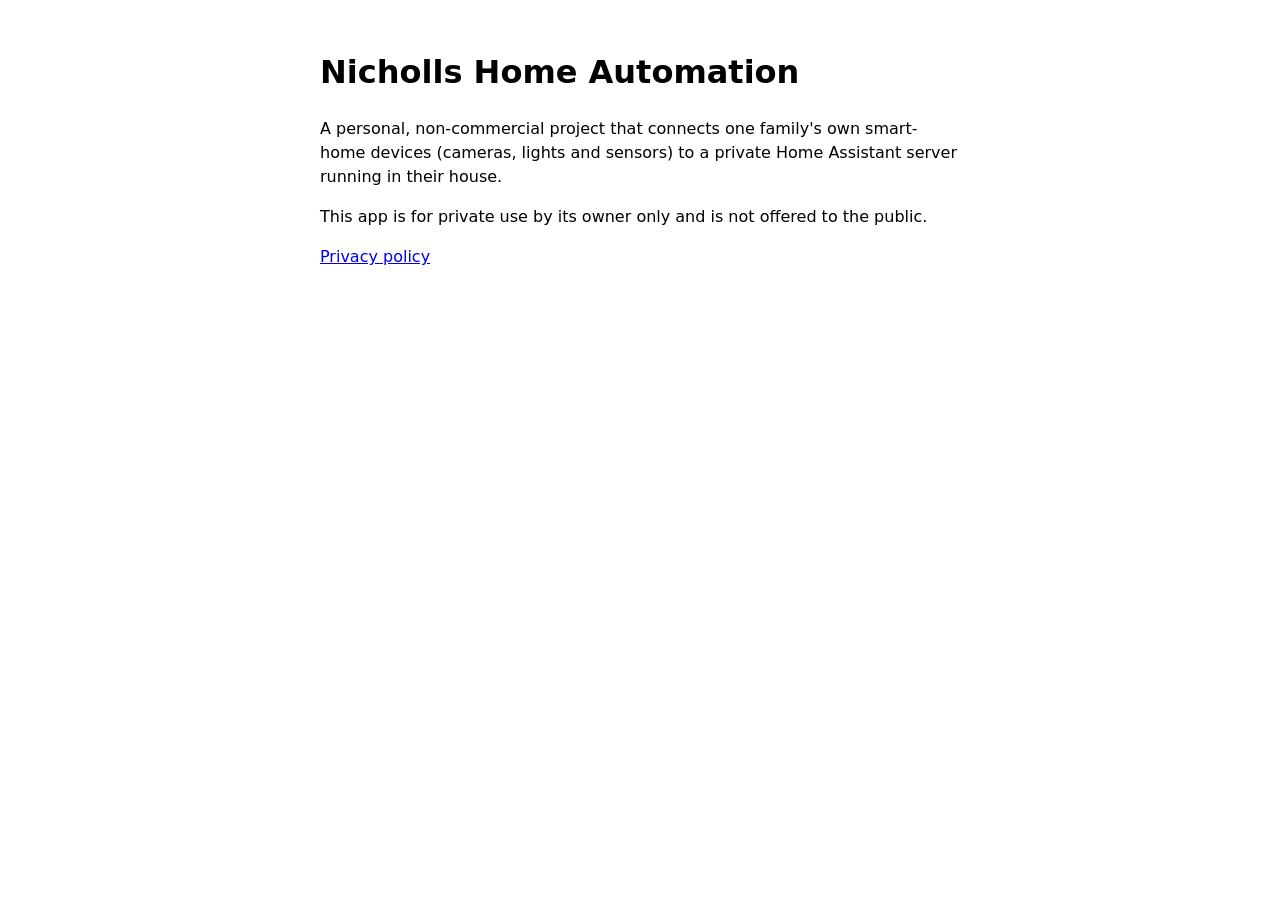
<file: index.html>
<!DOCTYPE html>
<html lang="en">
<head>
<meta charset="utf-8">
<meta name="viewport" content="width=device-width, initial-scale=1">
<title>Nicholls Home Automation</title>
<style>body{font-family:system-ui,sans-serif;max-width:40rem;margin:3rem auto;padding:0 1rem;line-height:1.5}</style>
</head>
<body>
<h1>Nicholls Home Automation</h1>
<p>A personal, non-commercial project that connects one family's own smart-home devices (cameras, lights and sensors) to a private Home Assistant server running in their house.</p>
<p>This app is for private use by its owner only and is not offered to the public.</p>
<p><a href="privacy.html">Privacy policy</a></p>
</body>
</html>
</file>
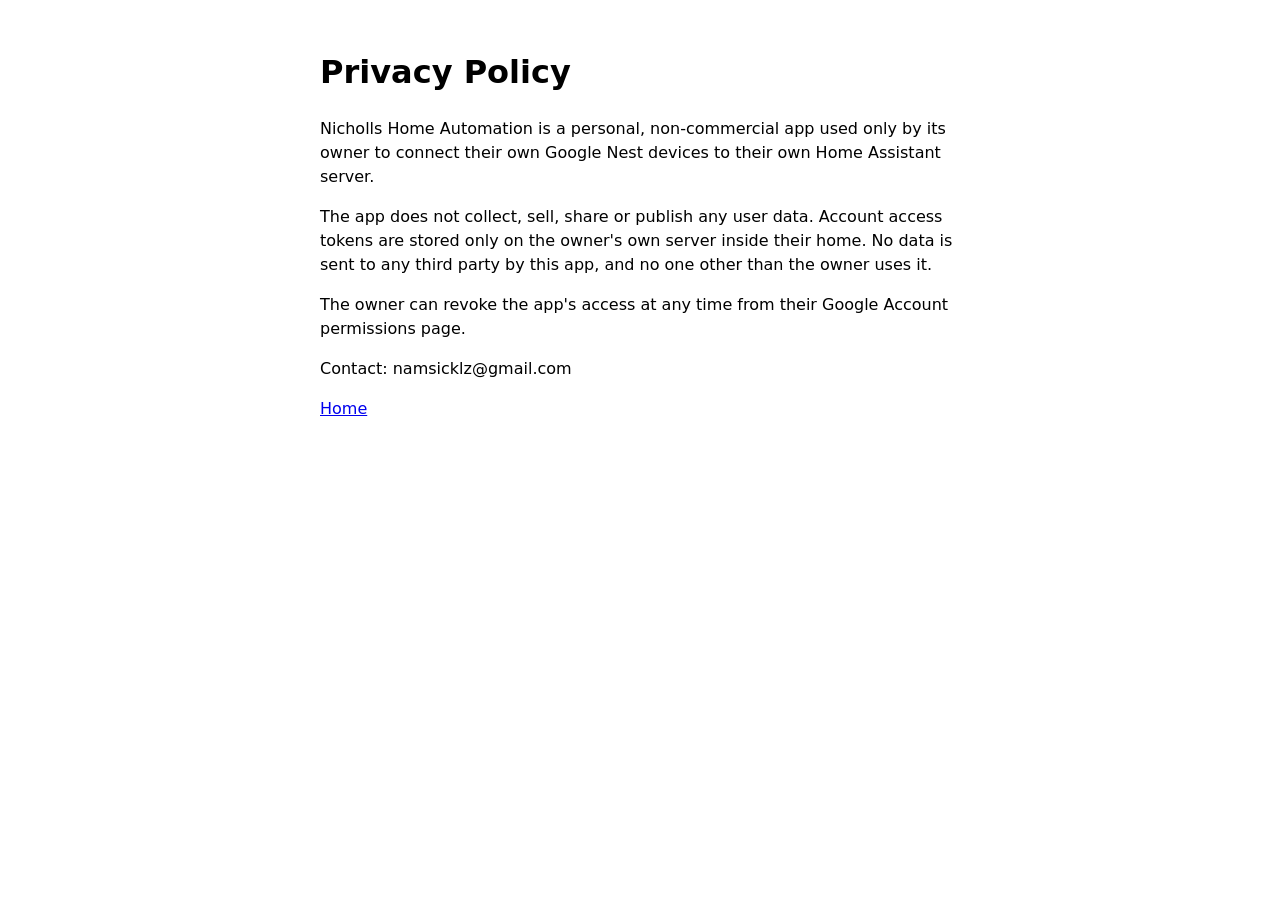
<file: privacy.html>
<!DOCTYPE html>
<html lang="en">
<head>
<meta charset="utf-8">
<meta name="viewport" content="width=device-width, initial-scale=1">
<title>Privacy Policy - Nicholls Home Automation</title>
<style>body{font-family:system-ui,sans-serif;max-width:40rem;margin:3rem auto;padding:0 1rem;line-height:1.5}</style>
</head>
<body>
<h1>Privacy Policy</h1>
<p>Nicholls Home Automation is a personal, non-commercial app used only by its owner to connect their own Google Nest devices to their own Home Assistant server.</p>
<p>The app does not collect, sell, share or publish any user data. Account access tokens are stored only on the owner's own server inside their home. No data is sent to any third party by this app, and no one other than the owner uses it.</p>
<p>The owner can revoke the app's access at any time from their Google Account permissions page.</p>
<p>Contact: namsicklz@gmail.com</p>
<p><a href="index.html">Home</a></p>
</body>
</html>
</file>
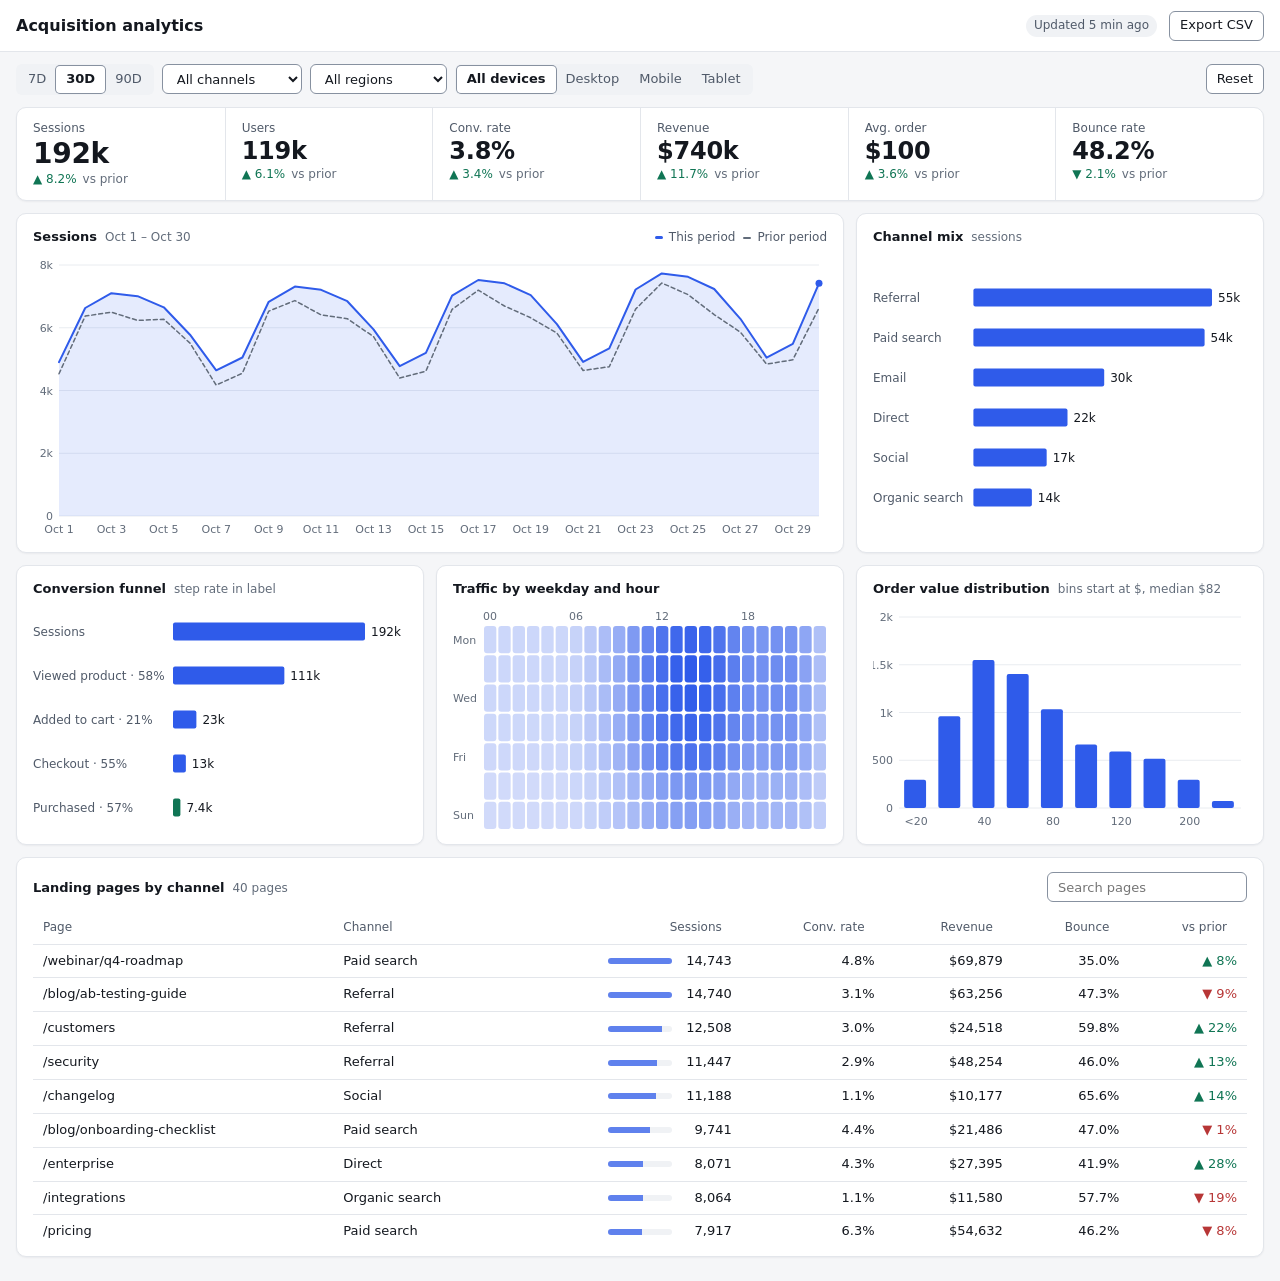
<file: .claude/skills/dashboard-design-master/assets/layout-examples/analytics.html>
<!doctype html>
<html lang="en">
<head>
<meta charset="utf-8">
<meta name="viewport" content="width=device-width,initial-scale=1">
<title>Acquisition analytics</title>
<link rel="stylesheet" href="../base.css">
<style>
  .toolbar-row{display:flex;flex-wrap:wrap;align-items:center;gap:8px}
  .toolbar-row .grow{margin-left:auto}
  .input{width:200px}
  .seg.devices button{padding:4px 10px}
  /* KPI strip: one card, dividers instead of six boxes */
  .strip{display:grid;grid-template-columns:repeat(6,minmax(0,1fr));padding:0}
  .strip .stat{padding:12px 16px;border-left:1px solid var(--border);min-width:0}
  .strip .stat:first-child{border-left:0}
  .strip .label{font-size:12px;color:var(--text-2)}
  .strip .value{font-size:24px;font-weight:600;letter-spacing:-.01em;line-height:1.2}
  .strip .foot{font-size:12px;color:var(--text-3);display:flex;gap:6px}
  .strip .stat.primary .value{font-size:28px}
  @media (max-width:1099px){.strip{grid-template-columns:repeat(3,minmax(0,1fr))}.strip .stat:nth-child(4){border-left:0}.strip .stat:nth-child(n+4){border-top:1px solid var(--border)}}
  @media (max-width:699px){.strip{grid-template-columns:repeat(2,minmax(0,1fr))}.strip .stat:nth-child(odd){border-left:0}.strip .stat:nth-child(n+3){border-top:1px solid var(--border)}.strip .stat:nth-child(4){border-left:1px solid var(--border)}}
  /* row heights are explicit: the table is the destination, so charts must not grow */
  @media (min-width:1100px){.rows{grid-template-rows:340px 280px 400px}} /* chart rows fixed; table card is 400px at every width and scrolls inside */
  th[data-k]{cursor:pointer;user-select:none}
  th[data-k]:hover{color:var(--text)}
  th .arr{display:inline-block;width:10px;color:var(--text-3)}
  .cell-bar{display:flex;align-items:center;gap:8px;justify-content:flex-end}
  .cell-bar>span:last-child{min-width:52px;text-align:right}
  .cell-bar .track{width:64px;height:6px;border-radius:3px;background:var(--surface-2);overflow:hidden}
  .cell-bar .track span{display:block;height:100%;background:var(--c1);opacity:.75}
  .ell{display:block;max-width:280px;overflow:hidden;text-overflow:ellipsis} /* ellipsis on a wrapper: overflow on a <td> breaks row alignment */
  .card.tablecard{height:400px}
  .foot-note{color:var(--text-3);font-size:12px;margin-top:8px}
</style>
</head>
<body>
<header class="topbar">
  <h1>Acquisition analytics</h1>
  <span class="chip">Updated 5 min ago</span>
  <button class="btn" id="export">Export CSV</button>
</header>

<main class="page">
  <div class="toolbar-row" role="group" aria-label="Filters">
    <div class="seg" id="range"><button aria-pressed="false" data-d="7">7D</button><button aria-pressed="true" data-d="30">30D</button><button aria-pressed="false" data-d="90">90D</button></div>
    <select class="select" id="channel" aria-label="Channel"><option value="">All channels</option></select>
    <select class="select" id="region" aria-label="Region"><option value="">All regions</option></select>
    <div class="seg devices" id="device" aria-label="Device"><button aria-pressed="true" data-v="all">All devices</button><button aria-pressed="false" data-v="0">Desktop</button><button aria-pressed="false" data-v="1">Mobile</button><button aria-pressed="false" data-v="2">Tablet</button></div>
    <button class="btn grow" id="reset">Reset</button>
  </div>

  <section class="card strip" id="strip" aria-label="Key metrics"></section>

  <section class="grid rows">
    <article class="card s8">
      <div class="card-head"><h2>Sessions</h2><span class="sub" id="trend-sub"></span>
        <div class="right legend"><span><i style="background:var(--c1);height:3px;margin-bottom:2px"></i>This period</span><span><i style="background:var(--text-3);height:2px;margin-bottom:2px"></i>Prior period</span></div></div>
      <div class="card-body"><div class="chart" id="c-trend" role="img" aria-label="Daily sessions versus prior period"></div></div>
    </article>
    <article class="card s4">
      <div class="card-head"><h2>Channel mix</h2><span class="sub">sessions</span></div>
      <div class="card-body"><div class="chart" id="c-chan" role="img" aria-label="Sessions by channel"></div></div>
    </article>

    <article class="card s4">
      <div class="card-head"><h2>Conversion funnel</h2><span class="sub">step rate in label</span></div>
      <div class="card-body"><div class="chart" id="c-funnel" role="img" aria-label="Conversion funnel"></div></div>
    </article>
    <article class="card s4">
      <div class="card-head"><h2>Traffic by weekday and hour</h2></div>
      <div class="card-body"><div class="chart" id="c-heat" role="img" aria-label="Sessions by weekday and hour"></div></div>
    </article>
    <article class="card s4">
      <div class="card-head"><h2>Order value distribution</h2><span class="sub" id="aov-sub"></span></div>
      <div class="card-body"><div class="chart" id="c-hist" role="img" aria-label="Distribution of order values"></div></div>
    </article>

    <article class="card s12 tablecard">
      <div class="card-head"><h2>Landing pages by channel</h2><span class="sub" id="tbl-sub"></span>
        <div class="right"><input class="input" id="q" type="search" placeholder="Search pages" aria-label="Search pages"></div></div>
      <div class="table-wrap"><table><thead><tr id="thead"></tr></thead><tbody id="tbody"></tbody></table></div>
    </article>
  </section>
</main>

<script src="../charts.js"></script>
<script>
// ---------- synthetic data ----------
let seed=11; const rnd=()=>(seed=(seed*16807)%2147483647)/2147483647;
const $=s=>document.querySelector(s), sum=a=>a.reduce((x,y)=>x+y,0);
const channels=['Organic search','Paid search','Direct','Email','Social','Referral'], regions=['North America','Europe','Asia-Pacific','Latin America'];
const slugs=['/','/pricing','/features','/blog/launch-notes','/blog/ab-testing-guide','/docs/getting-started','/docs/api','/signup','/compare/alternatives','/customers','/integrations','/webinar/q4-roadmap','/blog/pricing-psychology','/templates','/security','/changelog','/careers','/blog/onboarding-checklist','/enterprise','/contact'];
const pages=[]; slugs.forEach((p,i)=>{for(let k=0;k<2;k++){const ch=channels[(i+k*2+Math.floor(rnd()*2))%6],rg=regions[Math.floor(rnd()*4)];
  const m=[.45+rnd()*.25,0,0]; m[1]=.9-m[0]-.05; m[2]=1-m[0]-m[1];
  pages.push({page:p,channel:ch,region:rg,sessions:Math.round(800+Math.pow(rnd(),2.2)*14000),conv:.01+rnd()*.05*(p==='/pricing'||p==='/signup'?1.8:1),aov:48+rnd()*110,bounce:.28+rnd()*.38,mix:m,growth:(rnd()-.4)*.5})}});
const state={d:30,channel:'',region:'',device:'all',q:'',sort:'sessions',dir:-1};
const fmtN=v=>Math.round(v).toLocaleString('en-US'), money=v=>'$'+Math.round(v).toLocaleString('en-US'), p1=v=>(v*100).toFixed(1)+'%';
const compact=v=>{const a=Math.abs(v);return a>=1e6?(v/1e6).toFixed(1).replace(/\.0$/,'')+'M':a>=1e3?(v/1e3).toFixed(a>=1e4?0:1).replace(/\.0$/,'')+'k':String(Math.round(v))}

function rows(ignoreChannel){
  const scale=state.d/30;
  return pages.filter(r=>(ignoreChannel||!state.channel||r.channel===state.channel)&&(!state.region||r.region===state.region)).map(r=>{
    const share=state.device==='all'?1:r.mix[+state.device];
    const s=r.sessions*scale*share; const conv=r.conv*(state.device==='1'?.7:state.device==='2'?.85:1);
    return {...r,s,orders:s*conv,rev:s*conv*r.aov,conv};
  });
}
const sumBy=(R,f)=>R.reduce((a,r)=>a+f(r),0);
function render(){
  const R=rows(false), S=sumBy(R,r=>r.s), O=sumBy(R,r=>r.orders), REV=sumBy(R,r=>r.rev), B=S?sumBy(R,r=>r.s*r.bounce)/S:0, U=S*.62;
  const g=(v,gr)=>`<span class="delta ${gr>=0?'pos':'neg'}">${gr>=0?'▲':'▼'} ${Math.abs(gr*100).toFixed(1)}%</span>`;
  const bg=(v,gr)=>`<span class="delta ${gr<=0?'pos':'neg'}">${gr>=0?'▲':'▼'} ${Math.abs(gr*100).toFixed(1)}%</span>`;
  const gr={s:.082,u:.061,c:.034,r:.117,a:.036,b:-.021};
  const stat=(l,v,d,cls='')=>`<div class="stat ${cls}"><div class="label">${l}</div><div class="value">${v}</div><div class="foot">${d}<span>vs prior</span></div></div>`;
  $('#strip').innerHTML=stat('Sessions',compact(S),g(S,gr.s),'primary')+stat('Users',compact(U),g(U,gr.u))+stat('Conv. rate',S?p1(O/S):'–',g(0,gr.c))+stat('Revenue','$'+compact(REV),g(REV,gr.r))+stat('Avg. order',O?money(REV/O):'–',g(0,gr.a))+stat('Bounce rate',p1(B),bg(0,gr.b));

  // trend: daily sessions with weekly seasonality, prior period dashed
  const n=state.d, days=Array.from({length:n},(_,i)=>i), dow=i=>[.78,1.05,1.12,1.1,1.04,.9,.72][i%7];
  const wsum=sum(days.map(dow)), cur=days.map(i=>S*dow(i)/wsum*(1+(i/n-.5)*.12)), pri=cur.map((v,i)=>v/(1+gr.s)*(1+Math.sin(i*1.7)*.04));
  const lab=days.map(i=>{const d=new Date(2026,9,30-(n-1-i));return d.toLocaleDateString('en-US',{month:'short',day:'numeric'})});
  $('#trend-sub').textContent=lab[0]+' – '+lab[n-1];
  Chart.line($('#c-trend'),{x:lab,series:[{name:'This period',values:cur,color:'var(--c1)',area:true},{name:'Prior',values:pri,color:'var(--text-3)',dash:true}],area:true,fmt:compact});

  // channel mix: selected channel in accent, others neutral
  const R2=rows(true), byCh=channels.map(c=>({label:c,value:sumBy(R2.filter(r=>r.channel===c),r=>r.s),color:(!state.channel||state.channel===c)?'var(--c1)':'var(--border)'})).sort((a,b)=>b.value-a.value);
  Chart.hbars($('#c-chan'),{items:byCh,fmt:compact});

  // funnel
  const steps=[['Sessions',S],['Viewed product',S*.58],['Added to cart',S*.58*.21],['Checkout',S*.58*.21*.55],['Purchased',O]];
  Chart.hbars($('#c-funnel'),{items:steps.map(([l,v],i)=>({label:i?`${l} · ${(v/steps[i-1][1]*100).toFixed(0)}%`:l,value:v,color:i===4?'var(--c3)':'var(--c1)'})),fmt:compact,maxPitch:44});

  // heatmap
  const dowW=[1.05,1.12,1.1,1.04,.92,.62,.55], hrW=h=>Math.max(.05,Math.exp(-Math.pow((h-14)/5.2,2))*.9+Math.exp(-Math.pow((h-21)/2.2,2))*.4);
  const heat=dowW.map((d,i)=>Array.from({length:24},(_,h)=>Math.round(S/30*d*hrW(h)/3.1)));
  Chart.heat($('#c-heat'),{values:heat,rowLabels:['Mon','','Wed','','Fri','','Sun'],colLabels:Array.from({length:24},(_,h)=>h%6===0?String(h).padStart(2,'0'):''),aspect:2.6,fmt:v=>fmtN(v)+' sessions'});

  // histogram of order values
  const bins=['<20','20','40','60','80','100','120','150','200','300+'],wts=[.04,.13,.21,.19,.14,.09,.08,.07,.04,.01];
  $('#aov-sub').textContent='bins start at $, median '+money(O?REV/O*.82:0);
  Chart.bars($('#c-hist'),{x:bins,series:[{name:'Orders',values:wts.map(w=>O*w),color:'var(--c1)'}],fmt:compact});

  table();
}
function table(){
  const cols=[['page','Page','',r=>r.page],['channel','Channel','',r=>r.channel],['s','Sessions','num',null],['conv','Conv. rate','num',r=>p1(r.conv)],['rev','Revenue','num',r=>money(r.rev)],['bounce','Bounce','num',r=>p1(r.bounce)],['growth','vs prior','num',null]];
  const key=state.sort;
  let R=rows(false).filter(r=>!state.q||r.page.toLowerCase().includes(state.q.toLowerCase()));
  R.sort((a,b)=>(typeof a[key]==='string'?a[key].localeCompare(b[key]):a[key]-b[key])*state.dir);
  const mx=Math.max(1,...R.map(r=>r.s));
  $('#thead').innerHTML=cols.map(([k,l,c])=>`<th data-k="${k}" class="${c}" aria-sort="${state.sort===k?(state.dir>0?'ascending':'descending'):'none'}">${l}<span class="arr">${state.sort===k?(state.dir>0?'↑':'↓'):''}</span></th>`).join('');
  $('#tbody').innerHTML=R.map(r=>`<tr><td><span class="ell" title="${r.page}">${r.page}</span></td><td>${r.channel}</td>
    <td class="num"><span class="cell-bar"><span class="track"><span style="width:${r.s/mx*100}%"></span></span><span>${fmtN(r.s)}</span></span></td>
    <td class="num">${p1(r.conv)}</td><td class="num">${money(r.rev)}</td><td class="num">${p1(r.bounce)}</td>
    <td class="num"><span class="delta ${r.growth>=0?'pos':'neg'}">${r.growth>=0?'▲':'▼'} ${Math.abs(r.growth*100).toFixed(0)}%</span></td></tr>`).join('')
    ||`<tr><td colspan="7"><div class="empty">No pages match these filters.</div></td></tr>`;
  $('#tbl-sub').textContent=R.length+' pages';
  document.querySelectorAll('th[data-k]').forEach(th=>th.onclick=()=>{const k=th.dataset.k;state.dir=state.sort===k?-state.dir:(k==='page'||k==='channel'?1:-1);state.sort=k;table()});
}
// controls
channels.forEach(c=>$('#channel').add(new Option(c,c))); regions.forEach(c=>$('#region').add(new Option(c,c)));
const seg=(id,fn)=>document.querySelectorAll(id+' button').forEach(b=>b.onclick=()=>{document.querySelectorAll(id+' button').forEach(x=>x.setAttribute('aria-pressed',x===b));fn(b);render()});
seg('#range',b=>state.d=+b.dataset.d); seg('#device',b=>state.device=b.dataset.v);
$('#channel').onchange=e=>{state.channel=e.target.value;render()}; $('#region').onchange=e=>{state.region=e.target.value;render()};
$('#q').oninput=e=>{state.q=e.target.value;table()};
$('#reset').onclick=()=>{Object.assign(state,{d:30,channel:'',region:'',device:'all',q:''});$('#channel').value='';$('#region').value='';$('#q').value='';
  document.querySelectorAll('#range button').forEach(x=>x.setAttribute('aria-pressed',x.dataset.d==='30'));document.querySelectorAll('#device button').forEach(x=>x.setAttribute('aria-pressed',x.dataset.v==='all'));render()};
render();
</script>
</body>
</html>
</file>
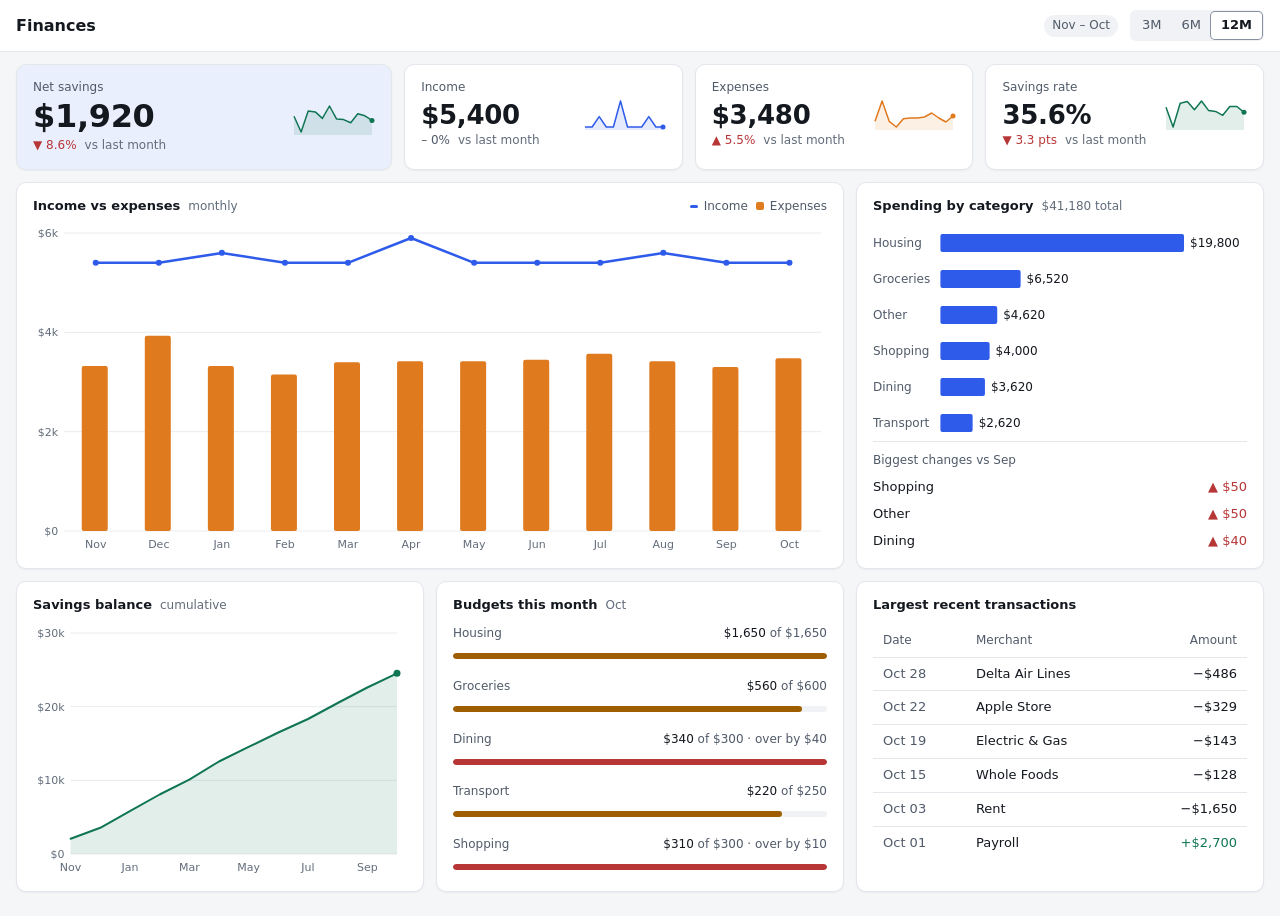
<file: .claude/skills/dashboard-design-master/assets/layout-examples/finance.html>
<!doctype html>
<html lang="en">
<head>
<meta charset="utf-8">
<meta name="viewport" content="width=device-width,initial-scale=1">
<title>Finances</title>
<link rel="stylesheet" href="../base.css">
<style>
  .cat-dot{display:inline-block;width:8px;height:8px;border-radius:2px;margin-right:8px}
  .budget{display:grid;gap:12px}
  .budget .row{display:grid;gap:4px}
  .budget .meta{display:flex;justify-content:space-between;font-size:12px;color:var(--text-2)}
  .budget .meta b{color:var(--text);font-weight:500}
  .tx td:first-child{color:var(--text-2)}
  .movers{margin-top:auto;padding-top:10px;border-top:1px solid var(--border)}
  .movers h3{font-size:12px;font-weight:500;color:var(--text-2);margin-bottom:4px}
  .movers .row{display:flex;justify-content:space-between;padding:4px 0}
</style>
</head>
<body>
<header class="topbar">
  <h1>Finances</h1>
  <span class="chip" id="range-label"></span>
  <div class="seg" role="group" aria-label="Range" id="range">
    <button aria-pressed="false" data-n="3">3M</button>
    <button aria-pressed="false" data-n="6">6M</button>
    <button aria-pressed="true" data-n="12">12M</button>
  </div>
</header>

<main class="page fit">
  <section class="kpis" aria-label="Key figures" id="kpis"></section>

  <section class="grid fill">
    <article class="card s8">
      <div class="card-head"><h2>Income vs expenses</h2><span class="sub">monthly</span>
        <div class="right legend"><span><i style="background:var(--c1);height:3px;margin-bottom:2px"></i>Income</span><span><i style="background:var(--c2)"></i>Expenses</span></div></div>
      <div class="card-body"><div class="chart" id="c-trend" role="img" aria-label="Monthly income and expenses"></div></div>
    </article>
    <article class="card s4">
      <div class="card-head"><h2>Spending by category</h2><span class="sub" id="cat-sub"></span></div>
      <div class="card-body"><div class="chart" id="c-cat" role="img" aria-label="Spending by category" style="flex:none;height:216px;min-height:0"></div>
        <div class="movers"><h3>Biggest changes vs Sep</h3><div id="movers"></div></div></div>
    </article>

    <article class="card s4">
      <div class="card-head"><h2>Savings balance</h2><span class="sub">cumulative</span></div>
      <div class="card-body"><div class="chart" id="c-save" role="img" aria-label="Cumulative savings"></div></div>
    </article>
    <article class="card s4">
      <div class="card-head"><h2>Budgets this month</h2><span class="sub" id="bud-sub"></span></div>
      <div class="card-body budget" id="budgets"></div>
    </article>
    <article class="card s4">
      <div class="card-head"><h2>Largest recent transactions</h2></div>
      <div class="table-wrap"><table class="tx"><thead><tr><th>Date</th><th>Merchant</th><th class="num">Amount</th></tr></thead><tbody id="tx"></tbody></table></div>
    </article>
  </section>
</main>

<script src="../charts.js"></script>
<script>
// ---- sample data (clearly synthetic) ----
const months=['Nov','Dec','Jan','Feb','Mar','Apr','May','Jun','Jul','Aug','Sep','Oct'];
const income=[5400,5400,5600,5400,5400,5900,5400,5400,5400,5600,5400,5400];
const exp={Housing:[1650,1650,1650,1650,1650,1650,1650,1650,1650,1650,1650,1650],
  Groceries:[520,610,540,500,530,520,560,540,580,520,540,560],
  Dining:[260,340,280,240,300,320,290,310,360,280,300,340],
  Transport:[210,190,230,200,220,240,210,260,230,210,200,220],
  Shopping:[300,720,260,220,310,280,340,290,330,380,260,310],
  Other:[380,420,360,340,390,410,370,400,420,380,350,400]};
const cats=Object.keys(exp), total=m=>cats.reduce((a,c)=>a+exp[c][m],0);
const expenses=months.map((_,i)=>total(i));
const net=months.map((_,i)=>income[i]-expenses[i]);
const k=v=>v===0?'$0':'$'+(Math.round(v/100)/10)+'k';
const $=(s)=>document.querySelector(s), money=v=>'$'+Math.round(v).toLocaleString('en-US');
const sum=a=>a.reduce((x,y)=>x+y,0), last=a=>a[a.length-1], prev=a=>a[a.length-2];
const pct=(a,b)=>((a-b)/b*100);

function delta(cur,old,goodUp=true,pts=false){const p=pts?cur-old:pct(cur,old),up=p>=0,good=up===goodUp,u=pts?' pts':'%';
  if(Math.abs(p)<0.05) return `<span class="delta" style="color:var(--text-2)">– 0${u}</span>`;
  return `<span class="delta ${good?'pos':'neg'}">${up?'▲':'▼'} ${Math.abs(p).toFixed(1)}${u}</span>`}
function kpi(label,value,d,spark,hero,color){return `<article class="card ${hero?'hero':''}"><div class="kpi ${hero?'hero':''}">
  <span class="label">${label}</span>
  <div class="kpi-row"><span class="value">${value}</span><div class="chart spark" data-spark='${JSON.stringify(spark)}' data-color="${color}"></div></div>
  <div class="foot">${d}<span>vs last month</span></div></div></article>`}

function render(n){
  const sl=a=>a.slice(-n), M=sl(months);
  $('#range-label').textContent=M[0]+' – '+last(M);
  const rate=net.map((v,i)=>v/income[i]*100);
  $('#kpis').innerHTML=
    kpi('Net savings',money(last(net)),delta(last(net),prev(net)),sl(net),true,'var(--c3)')+
    kpi('Income',money(last(income)),delta(last(income),prev(income)),sl(income),false,'var(--c1)')+
    kpi('Expenses',money(last(expenses)),delta(last(expenses),prev(expenses),false),sl(expenses),false,'var(--c2)')+
    kpi('Savings rate',last(rate).toFixed(1)+'%',delta(last(rate),prev(rate),true,true),sl(rate),false,'var(--c3)');
  document.querySelectorAll('[data-spark]').forEach(h=>Chart.spark(h,{values:JSON.parse(h.dataset.spark),color:h.dataset.color,area:true}));

  Chart.bars($('#c-trend'),{x:M,series:[{name:'Expenses',values:sl(expenses),color:'var(--c2)'}],overlay:{name:'Income',values:sl(income),color:'var(--c1)'},fmt:k});

  const catTot=cats.map((c,i)=>({label:c,value:sum(sl(exp[c])),color:'var(--c1)'})).sort((a,b)=>b.value-a.value);
  $('#cat-sub').textContent=money(sum(catTot.map(d=>d.value)))+' total';
  Chart.hbars($('#c-cat'),{items:catTot,fmt:money});
  $('#movers').innerHTML=cats.map(c=>({c,d:last(exp[c])-prev(exp[c])})).sort((a,b)=>Math.abs(b.d)-Math.abs(a.d)).slice(0,3)
    .map(({c,d})=>`<div class="row"><span>${c}</span><span class="delta ${d>0?'neg':'pos'}">${d>0?'▲':'▼'} ${money(Math.abs(d))}</span></div>`).join('');

  let acc=0; const bal=net.map(v=>acc+=v);
  Chart.line($('#c-save'),{x:M,series:[{name:'Balance',values:sl(bal),color:'var(--c3)'}],area:true,fmt:k});
}
document.querySelectorAll('#range button').forEach(b=>b.onclick=()=>{document.querySelectorAll('#range button').forEach(x=>x.setAttribute('aria-pressed',x===b));render(+b.dataset.n)});
render(12);

// budgets (this month)
const budgets={Housing:1650,Groceries:600,Dining:300,Transport:250,Shopping:300};
$('#bud-sub').textContent='Oct';
$('#budgets').innerHTML=Object.entries(budgets).map(([c,b])=>{const s=last(exp[c]),p=s/b*100,cls=p>100?'over':p>85?'warn':'';
  return `<div class="row"><div class="meta"><span>${c}</span><span><b>${money(s)}</b> of ${money(b)}${p>100?' · over by '+money(s-b):''}</span></div><div class="bar" role="progressbar" aria-valuenow="${Math.round(p)}" aria-valuemin="0" aria-valuemax="100"><span class="${cls}" style="width:${Math.min(100,p)}%"></span></div></div>`}).join('');

$('#tx').innerHTML=[['Oct 28','Delta Air Lines',-486.2],['Oct 22','Apple Store',-329.0],['Oct 19','Electric & Gas',-142.8],['Oct 15','Whole Foods',-128.4],['Oct 03','Rent',-1650],['Oct 01','Payroll',2700]]
  .map(r=>`<tr><td>${r[0]}</td><td>${r[1]}</td><td class="num" style="color:${r[2]>0?'var(--pos)':'inherit'}">${r[2]>0?'+':'−'}${money(Math.abs(r[2]))}</td></tr>`).join('');
</script>
</body>
</html>
</file>
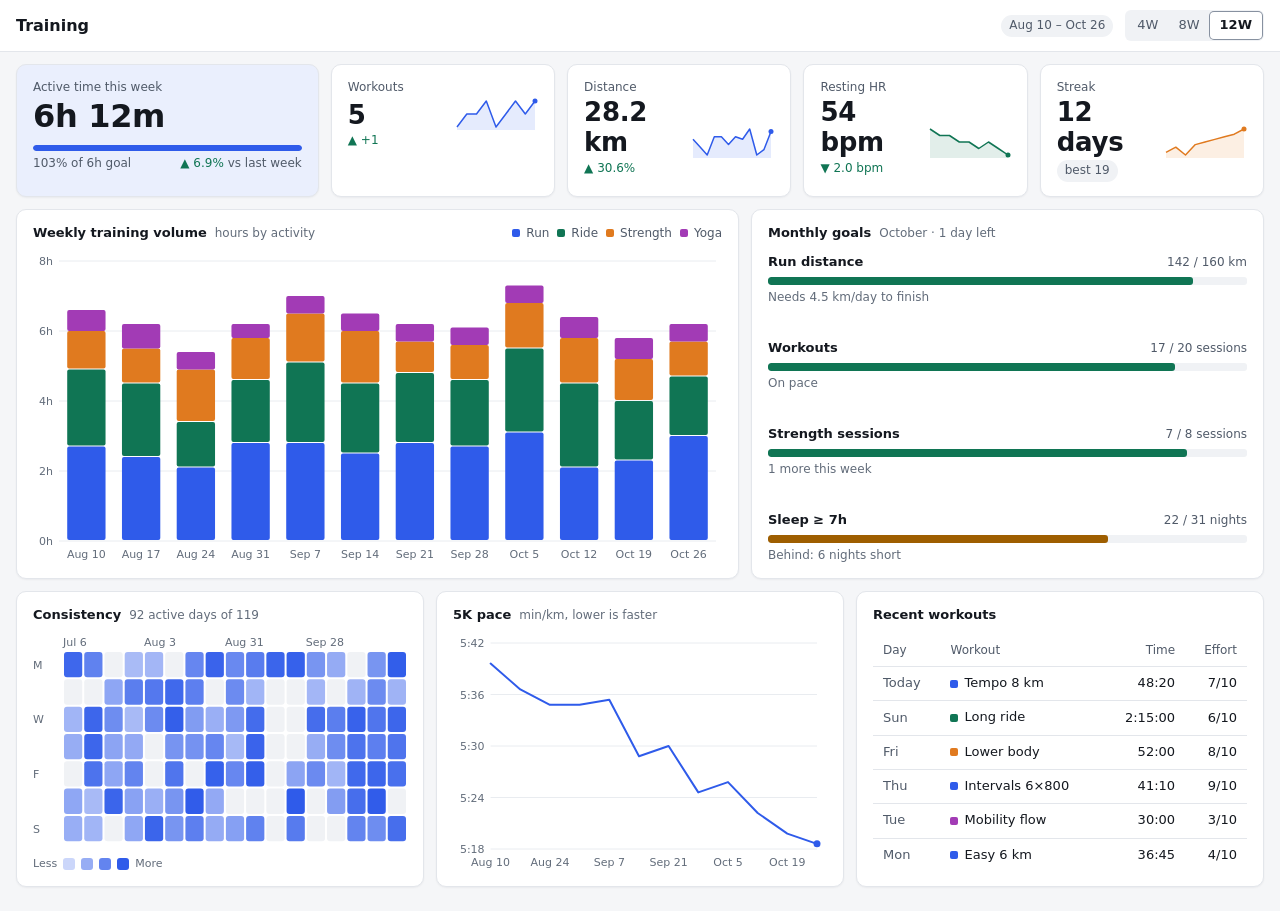
<file: .claude/skills/dashboard-design-master/assets/layout-examples/fitness.html>
<!doctype html>
<html lang="en">
<head>
<meta charset="utf-8">
<meta name="viewport" content="width=device-width,initial-scale=1">
<title>Training</title>
<link rel="stylesheet" href="../base.css">
<style>
  .hero-goal{margin-top:8px;display:grid;gap:4px}
  .hero-goal .meta{display:flex;justify-content:space-between;font-size:12px;color:var(--text-2)}
  .goals{display:grid;gap:14px;align-content:space-between}
  .goal .top{display:flex;justify-content:space-between;align-items:baseline;margin-bottom:5px}
  .goal .top b{font-weight:600}
  .goal .top span{font-size:12px;color:var(--text-2)}
  .goal .bar{height:8px}
  .goal .note{font-size:12px;color:var(--text-3);margin-top:4px}
  .wk td:nth-child(1){color:var(--text-2)}
  .type{display:inline-flex;align-items:center;gap:6px}
  .type i{width:8px;height:8px;border-radius:2px;display:inline-block}
  .scale{display:flex;align-items:center;gap:6px;font-size:11px;color:var(--text-3);margin-top:8px}
  .scale span{width:12px;height:12px;border-radius:3px;background:var(--c1)}
</style>
</head>
<body>
<header class="topbar">
  <h1>Training</h1>
  <span class="chip" id="range-label"></span>
  <div class="seg" role="group" aria-label="Range" id="range">
    <button aria-pressed="false" data-w="4">4W</button>
    <button aria-pressed="false" data-w="8">8W</button>
    <button aria-pressed="true" data-w="12">12W</button>
  </div>
</header>

<main class="page fit">
  <section class="kpis" aria-label="This week" id="kpis"></section>

  <section class="grid fill">
    <article class="card s7">
      <div class="card-head"><h2>Weekly training volume</h2><span class="sub">hours by activity</span>
        <div class="right legend" id="vol-legend"></div></div>
      <div class="card-body"><div class="chart" id="c-vol" role="img" aria-label="Weekly training hours by activity"></div></div>
    </article>
    <article class="card s5">
      <div class="card-head"><h2>Monthly goals</h2><span class="sub">October · 1 day left</span></div>
      <div class="card-body goals" id="goals"></div>
    </article>

    <article class="card s4">
      <div class="card-head"><h2>Consistency</h2><span class="sub" id="heat-sub"></span></div>
      <div class="card-body"><div class="chart" id="c-heat" role="img" aria-label="Daily active minutes over recent weeks"></div>
        <div class="scale">Less <span style="opacity:.25"></span><span style="opacity:.5"></span><span style="opacity:.75"></span><span></span> More</div></div>
    </article>
    <article class="card s4">
      <div class="card-head"><h2>5K pace</h2><span class="sub">min/km, lower is faster</span></div>
      <div class="card-body"><div class="chart" id="c-pace" role="img" aria-label="Average pace on runs"></div></div>
    </article>
    <article class="card s4">
      <div class="card-head"><h2>Recent workouts</h2></div>
      <div class="table-wrap"><table class="wk"><thead><tr><th>Day</th><th>Workout</th><th class="num">Time</th><th class="num">Effort</th></tr></thead><tbody id="wk"></tbody></table></div>
    </article>
  </section>
</main>

<script src="../charts.js"></script>
<script>
// ---- deterministic sample data (synthetic) ----
let seed=7; const rnd=()=>(seed=(seed*16807)%2147483647)/2147483647;
const $=s=>document.querySelector(s), sum=a=>a.reduce((x,y)=>x+y,0), last=a=>a[a.length-1], prev=a=>a[a.length-2];
const types=[['Run','var(--c1)'],['Ride','var(--c3)'],['Strength','var(--c2)'],['Yoga','var(--c4)']];
const W=16, weeks=Array.from({length:W},(_,i)=>{const d=new Date(2026,9,26-7*(W-1-i));return d.toLocaleDateString('en-US',{month:'short',day:'numeric'})});
const vol=types.map(([n],k)=>({name:n,color:types[k][1],values:weeks.map((_,i)=>{const base=[2.2,1.6,1.1,.5][k];return +(base*(0.65+rnd()*.7)*(1+i*.012)).toFixed(1)})}));
const totals=weeks.map((_,i)=>+sum(vol.map(v=>v.values[i])).toFixed(1));
const km=weeks.map((_,i)=>+(vol[0].values[i]*9.4+vol[1].values[i]*0).toFixed(1));
const pace=weeks.map((_,i)=>+(5.75-i*0.028+(rnd()-.5)*.14).toFixed(2));
const days=Array.from({length:7*17},()=>0).map((_,i)=>rnd()<.22?0:Math.round(25+rnd()*70));
const heat=Array.from({length:7},(_,r)=>Array.from({length:17},(_,c)=>days[c*7+r]));
const fmtH=h=>{const m=Math.round(h*60);return Math.floor(m/60)+'h '+String(m%60).padStart(2,'0')+'m'};
const pct=(a,b)=>(a-b)/b*100;
function delta(cur,old,goodUp=true,u='%',abs=false){const p=abs?cur-old:pct(cur,old),up=p>=0,good=up===goodUp;
  if(Math.abs(p)<0.05) return `<span class="delta" style="color:var(--text-2)">– 0${u}</span>`;
  return `<span class="delta ${good?'pos':'neg'}">${up?'▲':'▼'} ${Math.abs(p).toFixed(1)}${u}</span>`}

function render(n){
  const sl=a=>a.slice(-n), X=sl(weeks);
  $('#range-label').textContent=X[0]+' – '+last(X);
  const wkH=last(totals), goalH=6;
  $('#kpis').innerHTML=
   `<article class="card hero"><div class="kpi hero"><span class="label">Active time this week</span>
     <span class="value">${fmtH(wkH)}</span>
     <div class="hero-goal"><div class="bar" role="progressbar" aria-valuenow="${Math.round(wkH/goalH*100)}" aria-valuemin="0" aria-valuemax="100"><span style="width:${Math.min(100,wkH/goalH*100)}%"></span></div>
     <div class="meta"><span>${Math.round(wkH/goalH*100)}% of ${goalH}h goal</span><span>${delta(wkH,prev(totals))} vs last week</span></div></div></div></article>`+
   kpi('Workouts','5',delta(5,4,true,'',true).replace('1.0','+1'),[3,4,4,5,3,4,5,4,5],'var(--c1)')+
   kpi('Distance',last(km).toFixed(1)+' km',delta(last(km),prev(km)),sl(km),'var(--c1)')+
   kpi('Resting HR','54 bpm',delta(54,56,false,' bpm',true),[58,57,57,56,56,55,56,55,54],'var(--c3)')+
   kpi('Streak','12 days','<span class="chip">best 19</span>',[3,5,2,6,7,8,9,10,12],'var(--c2)');
  function kpi(label,value,d,sp,color){return `<article class="card"><div class="kpi"><span class="label">${label}</span><div class="kpi-row"><span class="value">${value}</span><div class="chart spark" data-spark='${JSON.stringify(sp)}' data-color="${color}"></div></div><div class="foot">${d}</div></div></article>`}
  document.querySelectorAll('[data-spark]').forEach(h=>Chart.spark(h,{values:JSON.parse(h.dataset.spark),color:h.dataset.color,area:true}));

  $('#vol-legend').innerHTML=types.map(([n,c])=>`<span><i style="background:${c}"></i>${n}</span>`).join('');
  Chart.bars($('#c-vol'),{x:X,series:vol.map(v=>({name:v.name,color:v.color,values:sl(v.values)})),stacked:true,fmt:v=>v+'h'});
  Chart.line($('#c-pace'),{x:X,series:[{name:'Pace',values:sl(pace),color:'var(--c1)'}],zero:false,fmt:v=>Math.floor(v)+':'+String(Math.round((v%1)*60)).padStart(2,'0')});
}
document.querySelectorAll('#range button').forEach(b=>b.onclick=()=>{document.querySelectorAll('#range button').forEach(x=>x.setAttribute('aria-pressed',x===b));render(+b.dataset.w)});
render(12);

const act=days.filter(Boolean).length;
$('#heat-sub').textContent=act+' active days of '+days.length;
Chart.heat($('#c-heat'),{values:heat,rowLabels:['M','','W','','F','','S'],colLabels:Array.from({length:17},(_,c)=>c%4===0?new Date(2026,9,26-7*(16-c)).toLocaleDateString('en-US',{month:'short',day:'numeric'}):''),fmt:v=>v?v+' min':'rest'});

const goals=[['Run distance',142,160,'km','Needs 4.5 km/day to finish'],['Workouts',17,20,'sessions','On pace'],['Strength sessions',7,8,'sessions','1 more this week'],['Sleep ≥ 7h',22,31,'nights','Behind: 6 nights short']];
$('#goals').innerHTML=goals.map(([n,c,t,u,note])=>{const p=c/t*100,ok=p>=85;return `<div class="goal"><div class="top"><b>${n}</b><span>${c} / ${t} ${u}</span></div><div class="bar" role="progressbar" aria-valuenow="${Math.round(p)}" aria-valuemin="0" aria-valuemax="100"><span class="${ok?'ok':p<60?'over':'warn'}" style="width:${p}%"></span></div><div class="note">${note}</div></div>`}).join('');

const dot=c=>`<span class="type"><i style="background:${c}"></i>`;
$('#wk').innerHTML=[['Today','Run',types[0][1],'Tempo 8 km','48:20','7/10'],['Sun','Ride',types[1][1],'Long ride','2:15:00','6/10'],['Fri','Strength',types[2][1],'Lower body','52:00','8/10'],['Thu','Run',types[0][1],'Intervals 6×800','41:10','9/10'],['Tue','Yoga',types[3][1],'Mobility flow','30:00','3/10'],['Mon','Run',types[0][1],'Easy 6 km','36:45','4/10']]
 .map(r=>`<tr><td>${r[0]}</td><td>${dot(r[2])}${r[3]}</span></td><td class="num">${r[4]}</td><td class="num">${r[5]}</td></tr>`).join('');
</script>
</body>
</html>
</file>
<file: .claude/skills/dashboard-design-master/assets/base.css>
/* dashboard-design-master starter. Copy, then retune tokens for the project.
   Cards are `.card`; charts live in `.chart` hosts (see charts.js) so scripts/inspect.cjs can audit them. */
:root {
  --bg:#f5f6f8; --surface:#fff; --surface-2:#f0f2f5; --border:#e3e6eb;
  --text:#14181f; --text-2:#505a69; --text-3:#626c7a;
  --accent:#2f5bea; --accent-soft:rgba(47,91,234,.10);
  --pos:#107554; --neg:#b73636; --warn:#9e5e00;
  --c1:#2f5bea; --c2:#e07a1f; --c3:#107554; --c4:#a23bb5; --c5:#8b3a04; --c6:#626c7a; /* categorical: no red/green pair (they mean bad/good) */
  --border-ctl:#8791a0; /* >=3:1 on surface: boundaries that identify inputs and buttons (WCAG 1.4.11) */
  --grid:#e9ecf0; --shadow:0 1px 2px rgba(16,24,40,.05);
  --gap:12px; --pad:16px; --r:10px; --r-ctl:6px;
  --font:ui-sans-serif,Inter,"Segoe UI",system-ui,-apple-system,sans-serif;
}
@media (prefers-color-scheme: dark){:root:not([data-theme=light]){
  --bg:#0f1217; --surface:#171b22; --surface-2:#1e232c; --border:#2a313c;
  --text:#e8ebf0; --text-2:#a4adbb; --text-3:#8691a3;
  --accent:#6f8dff; --accent-soft:rgba(111,141,255,.16);
  --pos:#3fbf94; --neg:#ef7373; --warn:#e0a040;
  --c1:#6f8dff; --c2:#f0a050; --c3:#3fbf94; --c4:#d9a6ec; --c5:#b8865a; --c6:#a4adbb;
  --border-ctl:#6b7482; --grid:#242a34; --shadow:none;}}
:root[data-theme=dark]{
  --bg:#0f1217; --surface:#171b22; --surface-2:#1e232c; --border:#2a313c;
  --text:#e8ebf0; --text-2:#a4adbb; --text-3:#8691a3;
  --accent:#6f8dff; --accent-soft:rgba(111,141,255,.16);
  --pos:#3fbf94; --neg:#ef7373; --warn:#e0a040;
  --c1:#6f8dff; --c2:#f0a050; --c3:#3fbf94; --c4:#d9a6ec; --c5:#b8865a; --c6:#a4adbb;
  --border-ctl:#6b7482; --grid:#242a34; --shadow:none;}

*{box-sizing:border-box}
html,body{margin:0}
body{background:var(--bg);color:var(--text);font:400 13px/1.45 var(--font);font-variant-numeric:tabular-nums;-webkit-font-smoothing:antialiased}
h1,h2,h3,p{margin:0}
button,input,select{font:inherit;color:inherit}

/* ---- shell ---- */
.topbar{display:flex;align-items:center;gap:12px;min-height:52px;padding:8px var(--pad);background:var(--surface);border-bottom:1px solid var(--border)}
.topbar h1{font-size:16px;font-weight:600;margin-right:auto;white-space:nowrap}
.page{max-width:1760px;margin:0 auto;padding:var(--gap) var(--pad) 24px;display:flex;flex-direction:column;gap:var(--gap)}

/* ---- 12-col grid. Spans are for >=1100px; it folds to 6 then 1 column. ---- */
.grid{display:grid;grid-template-columns:repeat(12,minmax(0,1fr));gap:var(--gap)}
.grid>*{min-width:0}
.s2{grid-column:span 2}.s3{grid-column:span 3}.s4{grid-column:span 4}.s5{grid-column:span 5}
.s6{grid-column:span 6}.s7{grid-column:span 7}.s8{grid-column:span 8}.s9{grid-column:span 9}.s12{grid-column:span 12}
@media (max-width:1099px){.grid{grid-template-columns:repeat(6,minmax(0,1fr))}.grid>*{grid-column:span 3}.grid>.s8,.grid>.s7,.grid>.s9,.grid>.s12{grid-column:span 6}}
@media (max-width:699px){.grid{grid-template-columns:minmax(0,1fr)}.grid>*{grid-column:auto!important}}

/* ---- KPI band: the hero tile gets more width than its siblings (content-aware, not 12-col arithmetic) ---- */
.kpis{display:grid;grid-template-columns:1.35fr;grid-auto-columns:1fr;grid-auto-flow:column;gap:var(--gap)} /* any tile count: first tile is the wide one */
.kpis>*{min-width:0}
@media (max-width:1099px){.kpis{grid-template-columns:repeat(2,minmax(0,1fr));grid-auto-flow:row}.kpis>:first-child{grid-column:1/-1}.kpis>:last-child:nth-child(even){grid-column:1/-1}} /* hero spans; with it full-width, an even count leaves one tile over, so the last spans too */
.card.hero{background-color:color-mix(in srgb,var(--accent) 10%,var(--surface))} /* solid colour, so contrast tools can measure text on it */

/* ---- fit: on desktop, let the chart rows grow into a tall viewport instead of leaving a blank band.
   Use on .page (flex column) with a .grid.fill child; min-heights on the rows keep it readable on short screens. ---- */
@media (min-width:1100px){
  .page.fit{min-height:calc(100vh - 53px)}
  /* max-height stops tall monitors from over-stretching list-like cards (bars, tables) */
  .grid.fill{flex:1;max-height:780px;grid-template-rows:minmax(300px,1.25fr) minmax(250px,1fr)}
}

/* ---- card ---- */
.card{display:flex;flex-direction:column;min-height:0;background:var(--surface);border:1px solid var(--border);border-radius:var(--r);box-shadow:var(--shadow);padding:14px var(--pad)}
.card-head{display:flex;flex-wrap:wrap;align-items:baseline;gap:4px 8px;margin-bottom:10px}
.card-head h2{font-size:13px;font-weight:600}
.card-head .sub{color:var(--text-3);font-size:12px}
.card-head .right{margin-left:auto;display:flex;gap:8px;align-items:center}
.card-body{flex:1;min-height:0;display:flex;flex-direction:column}
.chart{position:relative;flex:1;min-height:140px;overflow:hidden}
.chart svg{position:absolute;inset:0;display:block}
.chart .tip{position:absolute;pointer-events:none;background:var(--surface);border:1px solid var(--border);border-radius:var(--r-ctl);box-shadow:0 8px 24px rgba(16,24,40,.14);padding:6px 8px;font-size:12px;white-space:nowrap;z-index:2}
.chart.spark{min-height:0;flex:none}

/* ---- KPI: label, value, delta in one tight block ---- */
.kpi{display:flex;flex-direction:column;gap:2px;justify-content:center}
.kpi .label{font-size:12px;color:var(--text-2)}
.kpi .value{font-size:26px;font-weight:600;letter-spacing:-.01em;line-height:1.15}
.kpi.hero .value{font-size:32px}
.kpi .foot{display:flex;align-items:center;gap:8px;font-size:12px;color:var(--text-3)}
.delta{font-weight:500}.delta.pos{color:var(--pos)}.delta.neg{color:var(--neg)}
.kpi-row{display:flex;align-items:flex-end;justify-content:space-between;gap:12px}
.kpi-row .chart.spark{width:84px;height:32px}

/* ---- controls ---- */
.seg{display:inline-flex;background:var(--surface-2);border-radius:var(--r-ctl);padding:2px}
.seg button{border:0;background:none;padding:4px 10px;min-height:26px;border-radius:4px;color:var(--text-2);cursor:pointer}
.seg button[aria-pressed=true]{background:var(--surface);color:var(--text);font-weight:600;box-shadow:0 0 0 1px var(--border-ctl)} /* selected state: weight + 3:1 ring, not tint alone */
.btn,.select,.input{height:30px;padding:0 10px;border:1px solid var(--border-ctl);border-radius:var(--r-ctl);background:var(--surface);cursor:pointer}
.btn:hover,.select:hover{border-color:var(--text-2)}
:focus-visible{outline:2px solid var(--accent);outline-offset:2px}
.toolbar{display:flex;flex-wrap:wrap;align-items:center;gap:8px}
.chip{display:inline-flex;white-space:nowrap;align-items:center;gap:4px;height:22px;padding:0 8px;border-radius:999px;background:var(--surface-2);color:var(--text-2);font-size:12px}
.chip.pos{background:color-mix(in srgb,var(--pos) 14%,transparent);color:var(--pos)}
.chip.neg{background:color-mix(in srgb,var(--neg) 14%,transparent);color:var(--neg)}

/* ---- legend + progress ---- */
.legend{display:flex;flex-wrap:wrap;gap:4px 14px;font-size:12px;color:var(--text-2)}
.legend i{display:inline-block;width:8px;height:8px;border-radius:2px;margin-right:6px}
.bar{height:6px;border-radius:3px;background:var(--surface-2);overflow:hidden}
.bar>span{display:block;height:100%;background:var(--accent);border-radius:3px}
.bar>span.ok{background:var(--pos)}.bar>span.warn{background:var(--warn)}.bar>span.over{background:var(--neg)} /* status, always paired with text */

/* ---- table: dense, numbers right-aligned, sticky header ---- */
.table-wrap{overflow:auto;min-height:0;flex:1}
table{width:100%;border-collapse:collapse}
th,td{padding:7px 10px;text-align:left;white-space:nowrap;border-bottom:1px solid var(--border)}
th{position:sticky;top:0;background:var(--surface);color:var(--text-2);font-size:12px;font-weight:500;cursor:default}
td.num,th.num{text-align:right}
tbody tr:hover{background:var(--surface-2)}
tbody tr:last-child td{border-bottom:0}

/* ---- states ---- */
.empty{display:grid;place-items:center;flex:1;color:var(--text-3);text-align:center;padding:16px}
.skeleton{background:linear-gradient(90deg,var(--surface-2),var(--border),var(--surface-2));background-size:200% 100%;animation:sk 1.4s infinite;border-radius:4px}
@keyframes sk{to{background-position:-200% 0}}
/* narrow: drop P3 (sparklines, status chips) before shrinking P1 (the values); keep the row label visible while tables scroll sideways */
@media (max-width:699px){.topbar .chip{display:none}.table-wrap th:first-child,.table-wrap td:first-child{position:sticky;left:0;background:var(--surface);z-index:1}.card-head .right{margin-left:0;width:100%}.card-head .right .input{width:100%}.kpi-row .chart.spark{display:none}.kpi .value{font-size:24px}}
@media (prefers-reduced-motion:reduce){*{animation:none!important;transition:none!important}}
</file>
